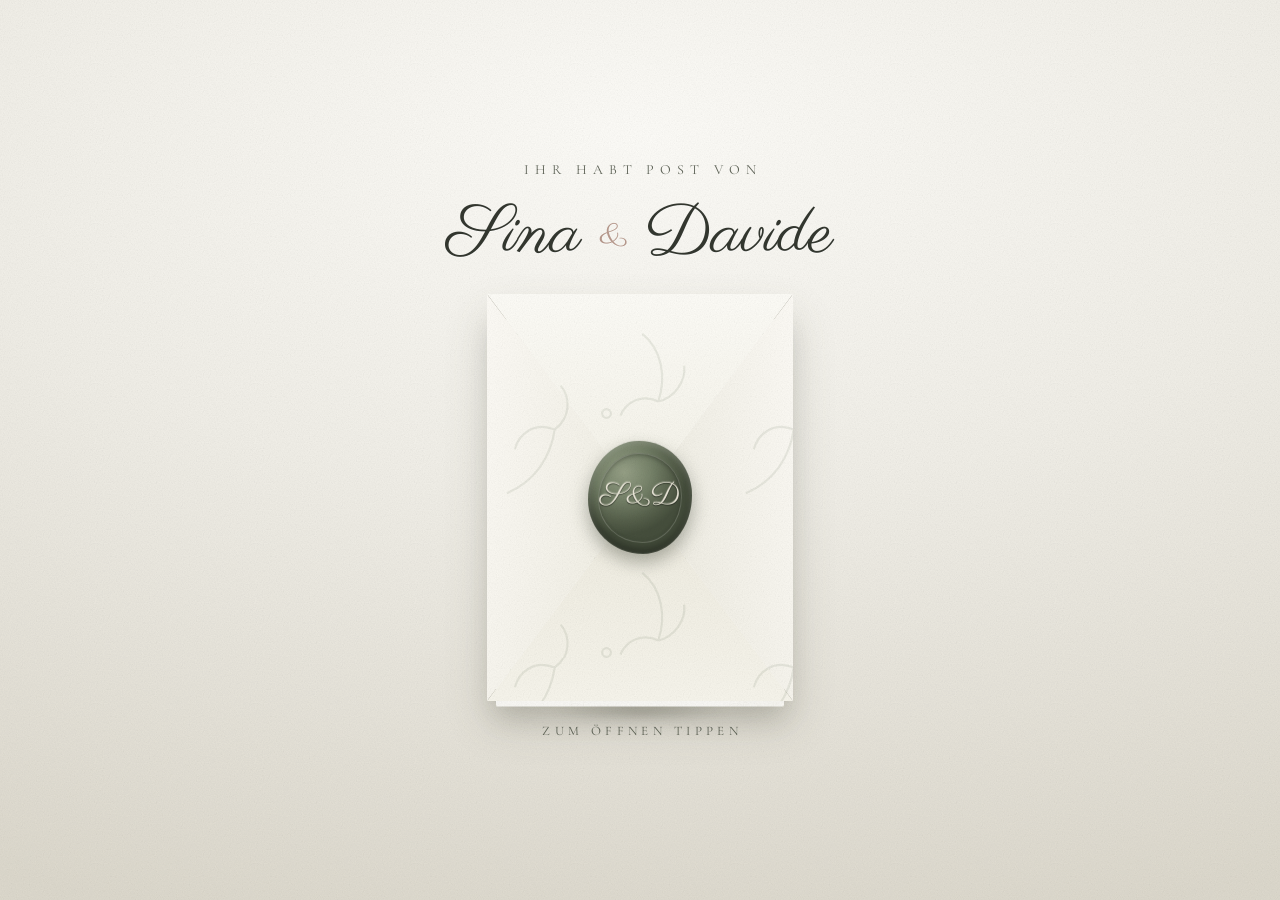
<file: index.html>
<!DOCTYPE html>
<html lang="de">
<head>
<meta charset="utf-8">
<meta name="viewport" content="width=device-width, initial-scale=1, maximum-scale=5, user-scalable=yes, viewport-fit=cover">
<title>Sina &amp; Davide — Wir trauen uns!</title>
<meta name="description" content="Digitale Einladung zur Hochzeit von Sina &amp; Davide am 29.05.2027.">
<meta name="theme-color" content="#f1efe9">

<link rel="preconnect" href="https://fonts.googleapis.com">
<link rel="preconnect" href="https://fonts.gstatic.com" crossorigin>
<link href="https://fonts.googleapis.com/css2?family=Cormorant+Garamond:wght@300;400;500&family=Parisienne&display=swap" rel="stylesheet">
<link rel="stylesheet" href="css/style.css">
<noscript><style>
  body{ overflow:auto !important; height:auto !important; }
  #cover{ display:none !important; }
  .viewer{ opacity:1 !important; visibility:visible !important; }
</style></noscript>
</head>

<body class="is-sealed">

<div class="grain" aria-hidden="true"></div>

<!-- ============================================================
     1 · UMSCHLAG
     ============================================================ -->
<section id="cover" class="cover">
  <div class="cover__inner">

    <p class="cover__eyebrow" data-cover-eyebrow>Ihr habt Post von</p>

    <h1 class="cover__names">
      <span data-bride>Sina</span>
      <span class="amp">&amp;</span>
      <span data-groom>Davide</span>
    </h1>

    <div class="stage">
      <div class="envelope" id="envelope">
        <div class="env-shadow" aria-hidden="true"></div>
        <div class="env-body" aria-hidden="true"></div>

        <!-- Die echte Karte, die aus dem Umschlag gleitet -->
        <div class="env-card" aria-hidden="true">
          <img class="env-card__img" id="envCardImg" src="" alt="">
          <div class="env-card__veil"></div>
          <div class="env-card__label">
            <span class="env-card__mono" data-monogram>S&amp;D</span>
            <span class="env-card__line"></span>
            <span class="env-card__txt" data-card-label>Wir trauen uns</span>
            <span class="env-card__date" data-date-dotted>29 · 05 · 2027</span>
          </div>
        </div>

        <div class="flap flap--bottom" aria-hidden="true"></div>
        <div class="flap flap--left"   aria-hidden="true"></div>
        <div class="flap flap--right"  aria-hidden="true"></div>
        <div class="flap flap--top"    aria-hidden="true"></div>

        <button class="seal" id="seal" type="button" aria-label="Einladung öffnen">
          <span class="seal__wax">
            <span class="seal__mono" data-monogram>S&amp;D</span>
          </span>
        </button>
      </div>

      <svg class="butterfly" viewBox="0 0 120 100" aria-hidden="true">
        <defs>
          <linearGradient id="wingGrad" x1="0" y1="0" x2="1" y2="1">
            <stop offset="0%"  stop-color="#fdfcf8"/>
            <stop offset="55%" stop-color="#eeeade"/>
            <stop offset="100%" stop-color="#d3d2c2"/>
          </linearGradient>
        </defs>
        <g class="bf-wing bf-wing--l">
          <path d="M58 50C40 8 6 10 6 34c0 20 24 22 52 16Z" fill="url(#wingGrad)" stroke="#9aa38d" stroke-width="1.2"/>
          <path d="M58 52C42 78 16 86 12 70 9 57 30 50 58 52Z" fill="url(#wingGrad)" stroke="#9aa38d" stroke-width="1.2"/>
        </g>
        <g class="bf-wing bf-wing--r">
          <path d="M62 50C80 8 114 10 114 34c0 20-24 22-52 16Z" fill="url(#wingGrad)" stroke="#9aa38d" stroke-width="1.2"/>
          <path d="M62 52C78 78 104 86 108 70c3-13-18-20-46-18Z" fill="url(#wingGrad)" stroke="#9aa38d" stroke-width="1.2"/>
        </g>
        <ellipse cx="60" cy="52" rx="3.2" ry="15" fill="#7b8272"/>
        <path d="M59 38c-5-8-9-11-13-12" stroke="#7b8272" stroke-width="1.2" fill="none" stroke-linecap="round"/>
        <path d="M61 38c5-8 9-11 13-12" stroke="#7b8272" stroke-width="1.2" fill="none" stroke-linecap="round"/>
      </svg>

      <div class="sparks" id="sparks" aria-hidden="true"></div>
    </div>

    <p class="cover__hint" data-cover-hint>Zum Öffnen tippen</p>
  </div>
</section>

<!-- ============================================================
     2 · DIE KARTE
     ============================================================ -->
<main class="viewer" id="viewer" aria-hidden="true">
  <div class="viewer__scroll" id="viewerScroll">
    <img class="viewer__img" id="cardImg" src="" alt="">
  </div>

  <p class="viewer__hint" id="zoomHint">Zum Vergrössern tippen</p>

  <a class="viewer__save" id="saveBtn" href="#" download>
    <svg viewBox="0 0 24 24" aria-hidden="true"><path fill="currentColor" d="M12 3a1 1 0 0 1 1 1v9.6l3.3-3.3a1 1 0 1 1 1.4 1.4l-5 5a1 1 0 0 1-1.4 0l-5-5a1 1 0 1 1 1.4-1.4l3.3 3.3V4a1 1 0 0 1 1-1M4 19a1 1 0 0 1 1-1h14a1 1 0 1 1 0 2H5a1 1 0 0 1-1-1"/></svg>
    <span data-save-label>Karte speichern</span>
  </a>
</main>

<button class="music-btn" id="musicBtn" type="button" hidden aria-label="Musik an/aus">
  <span class="bars"><i></i><i></i><i></i></span>
</button>

<script src="js/config.js"></script>
<script src="js/app.js"></script>
</body>
</html>
</file>
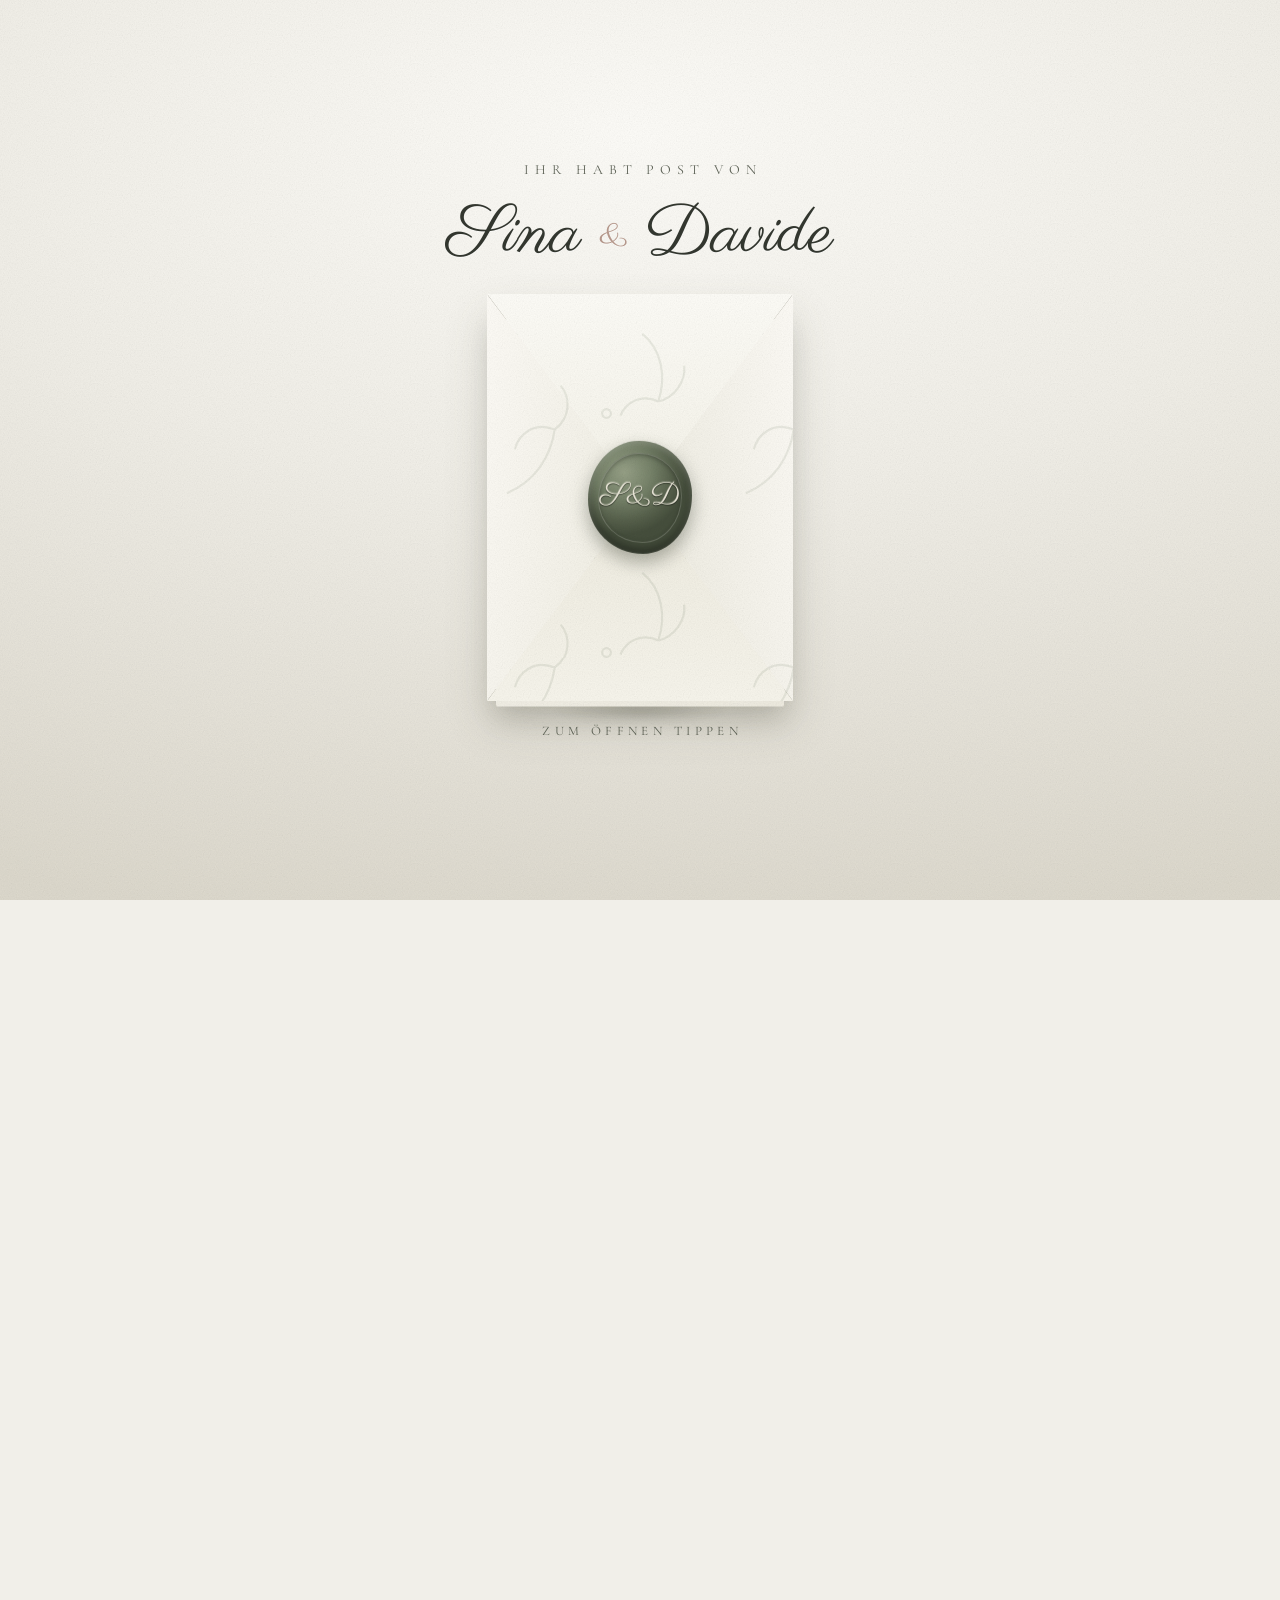
<file: v2/index.html>
<!DOCTYPE html>
<html lang="de">
<head>
<meta charset="utf-8">
<meta name="viewport" content="width=device-width, initial-scale=1, viewport-fit=cover">
<title>Sina &amp; Davide — Wir trauen uns!</title>
<meta name="description" content="Digitale Einladung zur Hochzeit von Sina &amp; Davide am 29.05.2027 in Chur und auf der Lenzerheide.">
<meta name="theme-color" content="#f2f0eb">

<link rel="preconnect" href="https://fonts.googleapis.com">
<link rel="preconnect" href="https://fonts.gstatic.com" crossorigin>
<link href="https://fonts.googleapis.com/css2?family=Cormorant+Garamond:ital,wght@0,300;0,400;0,500;0,600;1,300;1,400&family=Parisienne&display=swap" rel="stylesheet">
<link rel="stylesheet" href="css/style.css">
<noscript><style>
  body{ overflow:auto !important; height:auto !important; }
  #cover{ display:none !important; }
  .invite{ opacity:1 !important; visibility:visible !important; }
  .reveal{ opacity:1 !important; transform:none !important; }
</style></noscript>
</head>

<body class="is-sealed">

<div class="grain" aria-hidden="true"></div>

<!-- ============================================================
     ICON-BIBLIOTHEK (gezeichnete Linien-Illustrationen)
     ============================================================ -->
<svg class="sprite" aria-hidden="true" focusable="false">
  <defs>
    <g id="ico-defaults"></g>
  </defs>

  <!-- Kathedrale -->
  <symbol id="i-church" viewBox="0 0 64 84">
    <g fill="none" stroke="currentColor" stroke-width="1.25" stroke-linecap="round" stroke-linejoin="round">
      <path d="M13 38 19 14l6 24Z"/>
      <path d="M39 38 45 14l6 24Z"/>
      <path d="M19 14V7M16.2 10h5.6"/>
      <path d="M45 14V7M42.2 10h5.6"/>
      <path d="M25 38 32 24l7 14Z"/>
      <path d="M13 38v32M25 38v32M39 38v32M51 38v32"/>
      <circle cx="32" cy="45.5" r="4.4"/>
      <path d="M32 41.1v8.8M27.6 45.5h8.8"/>
      <path d="M27 70V56.5a5 5 0 0 1 10 0V70"/>
      <path d="M32 70v-9"/>
      <path d="M17 52.5v-5.2a2 2 0 0 1 4 0v5.2Z"/>
      <path d="M43 52.5v-5.2a2 2 0 0 1 4 0v5.2Z"/>
      <path d="M9 70h46M6 75h52"/>
    </g>
  </symbol>

  <!-- Kurhaus mit Bergen und Tannen -->
  <symbol id="i-kurhaus" viewBox="0 0 96 66">
    <g fill="none" stroke="currentColor" stroke-width="1.25" stroke-linecap="round" stroke-linejoin="round">
      <path d="M2 46 16 22l8 10 8-12 14 26"/>
      <path d="M11 28.5 16 22l5 6.5"/>
      <path d="M27.5 25 32 20l4.5 5"/>
      <path d="M52 46 68 24l16 22"/>
      <path d="M63 30 68 24l5 6"/>
      <path d="M30 36 48 25l18 11"/>
      <path d="M32 36v22M64 36v22M32 58h32"/>
      <path d="M36 41.5h5.2v5.2H36zM45.4 41.5h5.2v5.2h-5.2zM54.8 41.5H60v5.2h-5.2z"/>
      <path d="M36 50h5.2v4H36zM54.8 50H60v4h-5.2z"/>
      <path d="M45.4 58v-8h5.2v8"/>
      <path d="M18 58v-5M12 53h12L18 38Z"/>
      <path d="M78 58v-5M72 53h12L78 40Z"/>
      <path d="M26 58v-4M21 54h10L26 43Z"/>
      <path d="M4 58h88"/>
    </g>
  </symbol>

  <!-- Herz -->
  <symbol id="i-heart" viewBox="0 0 24 22">
    <path fill="none" stroke="currentColor" stroke-width="1.4" stroke-linecap="round" stroke-linejoin="round"
          d="M12 20.2S2 14.6 2 8.3C2 4.9 4.6 2.6 7.5 2.6c2 0 3.6 1.1 4.5 2.6.9-1.5 2.5-2.6 4.5-2.6C19.4 2.6 22 4.9 22 8.3c0 6.3-10 11.9-10 11.9Z"/>
  </symbol>

  <!-- Sektgläser -->
  <symbol id="i-glasses" viewBox="0 0 48 40">
    <g fill="none" stroke="currentColor" stroke-width="1.3" stroke-linecap="round" stroke-linejoin="round">
      <g transform="rotate(11 15 33)">
        <path d="M8 6h14l-1.8 11.4a5.2 5.2 0 0 1-10.4 0Z"/>
        <path d="M15 22.6V33M10.7 33h8.6"/>
      </g>
      <g transform="rotate(-11 33 33)">
        <path d="M26 6h14l-1.8 11.4a5.2 5.2 0 0 1-10.4 0Z"/>
        <path d="M33 22.6V33M28.7 33h8.6"/>
      </g>
      <path d="M24 3.5v3M20.6 5.6 22 7.7M27.4 5.6 26 7.7"/>
    </g>
  </symbol>

  <!-- Geschenk -->
  <symbol id="i-gift" viewBox="0 0 24 24">
    <g fill="none" stroke="currentColor" stroke-width="1.3" stroke-linecap="round" stroke-linejoin="round">
      <path d="M3.6 9.8h16.8v10.9a1.2 1.2 0 0 1-1.2 1.2H4.8a1.2 1.2 0 0 1-1.2-1.2Z"/>
      <path d="M2.6 6.2h18.8v3.6H2.6Z"/>
      <path d="M12 6.2v15.7"/>
      <path d="M12 6.2C10.8 3.4 6.7 2.8 6.7 4.9c0 1.3 1.8 1.3 5.3 1.3Z"/>
      <path d="M12 6.2c1.2-2.8 5.3-3.4 5.3-1.3 0 1.3-1.8 1.3-5.3 1.3Z"/>
    </g>
  </symbol>

  <!-- Bett -->
  <symbol id="i-bed" viewBox="0 0 28 24">
    <g fill="none" stroke="currentColor" stroke-width="1.3" stroke-linecap="round" stroke-linejoin="round">
      <path d="M4 21V8.5"/>
      <path d="M24 21v-6"/>
      <path d="M4 15.2h20"/>
      <path d="M4 18.6h20"/>
      <path d="M6.6 15.2v-3.4a1.4 1.4 0 0 1 1.4-1.4h3.6a1.4 1.4 0 0 1 1.4 1.4v3.4"/>
      <path d="M14.4 15.2c.4-1.9 2-3.2 4-3.2H22a2 2 0 0 1 2 2v1.2"/>
    </g>
  </symbol>

  <!-- Kalender -->
  <symbol id="i-calendar" viewBox="0 0 24 24">
    <g fill="none" stroke="currentColor" stroke-width="1.3" stroke-linecap="round" stroke-linejoin="round">
      <rect x="2.7" y="5.6" width="18.6" height="15.7" rx="1.4"/>
      <path d="M2.7 10.6h18.6"/>
      <path d="M8 3.2v4.6M16 3.2v4.6"/>
      <path d="M12 18.8s-3.2-2-3.2-4c0-1.2 1-2 2-2 .5 0 .9.2 1.2.6.3-.4.7-.6 1.2-.6 1 0 2 .8 2 2 0 2-3.2 4-3.2 4Z"/>
    </g>
  </symbol>

  <!-- Zweig -->
  <symbol id="i-sprig" viewBox="0 0 64 22">
    <g fill="none" stroke="currentColor" stroke-width="1" stroke-linecap="round">
      <path d="M4 18C18 18 36 14 60 4"/>
      <ellipse cx="13" cy="14.8" rx="5" ry="2.4" transform="rotate(-22 13 14.8)"/>
      <ellipse cx="21" cy="19.4" rx="5" ry="2.4" transform="rotate(22 21 19.4)"/>
      <ellipse cx="28.5" cy="12.4" rx="5" ry="2.4" transform="rotate(-26 28.5 12.4)"/>
      <ellipse cx="36.5" cy="16.6" rx="5" ry="2.4" transform="rotate(22 36.5 16.6)"/>
      <ellipse cx="44" cy="9.4" rx="4.6" ry="2.2" transform="rotate(-30 44 9.4)"/>
      <ellipse cx="51.5" cy="12.6" rx="4.6" ry="2.2" transform="rotate(20 51.5 12.6)"/>
    </g>
  </symbol>
</svg>

<!-- ============================================================
     1 · UMSCHLAG (Startbildschirm)
     ============================================================ -->
<section id="cover" class="cover">
  <div class="cover__inner">

    <p class="cover__eyebrow" data-cover-eyebrow>Ihr habt Post von</p>

    <h1 class="cover__names">
      <span data-bride>Sina</span>
      <span class="amp">&amp;</span>
      <span data-groom>Davide</span>
    </h1>

    <div class="stage">
      <div class="envelope" id="envelope">
        <div class="env-shadow" aria-hidden="true"></div>
        <div class="env-body" aria-hidden="true"></div>

        <div class="env-card" aria-hidden="true">
          <div class="env-card__frame">
            <span class="env-card__mono" data-monogram>S&amp;D</span>
            <span class="env-card__line"></span>
            <span class="env-card__txt">Wir trauen uns</span>
            <span class="env-card__date" data-date-dotted>29 · 05 · 2027</span>
          </div>
        </div>

        <div class="flap flap--bottom" aria-hidden="true"></div>
        <div class="flap flap--left"   aria-hidden="true"></div>
        <div class="flap flap--right"  aria-hidden="true"></div>
        <div class="flap flap--top"    aria-hidden="true"></div>

        <button class="seal" id="seal" type="button" aria-label="Einladung öffnen">
          <span class="seal__wax">
            <span class="seal__mono" data-monogram>S&amp;D</span>
          </span>
        </button>
      </div>

      <svg class="butterfly" viewBox="0 0 120 100" aria-hidden="true">
        <defs>
          <linearGradient id="wingGrad" x1="0" y1="0" x2="1" y2="1">
            <stop offset="0%"  stop-color="#fdfcf8"/>
            <stop offset="55%" stop-color="#eeeade"/>
            <stop offset="100%" stop-color="#d3d2c2"/>
          </linearGradient>
        </defs>
        <g class="bf-wing bf-wing--l">
          <path d="M58 50C40 8 6 10 6 34c0 20 24 22 52 16Z" fill="url(#wingGrad)" stroke="#9aa38d" stroke-width="1.2"/>
          <path d="M58 52C42 78 16 86 12 70 9 57 30 50 58 52Z" fill="url(#wingGrad)" stroke="#9aa38d" stroke-width="1.2"/>
        </g>
        <g class="bf-wing bf-wing--r">
          <path d="M62 50C80 8 114 10 114 34c0 20-24 22-52 16Z" fill="url(#wingGrad)" stroke="#9aa38d" stroke-width="1.2"/>
          <path d="M62 52C78 78 104 86 108 70c3-13-18-20-46-18Z" fill="url(#wingGrad)" stroke="#9aa38d" stroke-width="1.2"/>
        </g>
        <ellipse cx="60" cy="52" rx="3.2" ry="15" fill="#7b8272"/>
        <path d="M59 38c-5-8-9-11-13-12" stroke="#7b8272" stroke-width="1.2" fill="none" stroke-linecap="round"/>
        <path d="M61 38c5-8 9-11 13-12" stroke="#7b8272" stroke-width="1.2" fill="none" stroke-linecap="round"/>
      </svg>

      <div class="sparks" id="sparks" aria-hidden="true"></div>
    </div>

    <p class="cover__hint" data-cover-hint>Zum Öffnen tippen</p>
  </div>
</section>

<!-- ============================================================
     2 · EINLADUNG
     ============================================================ -->
<main id="invite" class="invite" aria-hidden="true">

  <!-- HERO -->
  <header class="hero section">
    <div class="reveal">
      <p class="script-xl" data-headline>Wir trauen uns!</p>

      <svg class="icon icon--heart-sm" viewBox="0 0 24 22" aria-hidden="true"><use href="#i-heart"/></svg>

      <h1 class="names">
        <span data-bride>Sina</span><span class="amp">&amp;</span><span data-groom>Davide</span>
      </h1>

      <p class="eyebrow" data-date-intro>Wir heiraten am</p>
      <p class="bigdate" data-date-label>29.05.2027</p>

      <div class="ornament" aria-hidden="true">
        <span class="ornament__line"></span>
        <svg class="icon icon--sprig flip" viewBox="0 0 64 22"><use href="#i-sprig"/></svg>
        <svg class="icon icon--heart-xs" viewBox="0 0 24 22"><use href="#i-heart"/></svg>
        <svg class="icon icon--sprig" viewBox="0 0 64 22"><use href="#i-sprig"/></svg>
        <span class="ornament__line"></span>
      </div>
    </div>
    <div class="scroll-cue" aria-hidden="true"><span></span></div>
  </header>

  <!-- ORTE -->
  <section class="section section--tight">
    <div class="reveal">
      <div class="venues" id="venues"></div>
    </div>
  </section>

  <!-- ZITAT -->
  <section class="section section--tight">
    <div class="reveal">
      <div class="quote-row">
        <svg class="icon icon--sprig flip" viewBox="0 0 64 22" aria-hidden="true"><use href="#i-sprig"/></svg>
        <p class="quote" data-quote></p>
        <svg class="icon icon--sprig" viewBox="0 0 64 22" aria-hidden="true"><use href="#i-sprig"/></svg>
      </div>
    </div>
  </section>

  <!-- COUNTDOWN -->
  <section class="section section--tight">
    <div class="reveal">
      <p class="eyebrow">Nur noch</p>
      <div class="countdown" id="countdown">
        <div class="cd"><b data-cd="d">–</b><i>Tage</i></div>
        <div class="cd"><b data-cd="h">–</b><i>Stunden</i></div>
        <div class="cd"><b data-cd="m">–</b><i>Minuten</i></div>
        <div class="cd"><b data-cd="s">–</b><i>Sekunden</i></div>
      </div>
    </div>
  </section>

  <!-- HERZENSMENSCHEN / ABEND -->
  <section class="section">
    <div class="reveal">
      <div class="notes" id="notes"></div>
    </div>
  </section>

  <!-- GESCHENKE -->
  <section class="section section--tight">
    <div class="reveal">
      <div class="block" id="gift"></div>
    </div>
  </section>

  <!-- ÜBERNACHTUNG -->
  <section class="section section--tight">
    <div class="reveal">
      <div class="block block--brush" id="stay"></div>
    </div>
  </section>

  <!-- ZUSAGE -->
  <section class="section">
    <div class="reveal">
      <div class="block" id="rsvpText"></div>
      <div class="rsvp__actions">
        <a class="btn btn--wa" id="rsvpWa" href="#" target="_blank" rel="noopener">
          <svg viewBox="0 0 24 24" aria-hidden="true" class="ico"><path fill="currentColor" d="M12 2a10 10 0 0 0-8.6 15.1L2 22l5-1.3A10 10 0 1 0 12 2m0 1.8a8.2 8.2 0 1 1-4.2 15.2l-.3-.2-3 .8.8-2.9-.2-.3A8.2 8.2 0 0 1 12 3.8m-3.6 4c-.2 0-.5.1-.7.4s-.9.9-.9 2.2.9 2.6 1 2.8 1.8 2.9 4.5 4c2.2.9 2.6.7 3.1.7s1.6-.7 1.9-1.3.3-1.2.2-1.3-.3-.2-.6-.3l-2-1c-.3-.1-.5-.2-.7.1l-.7.9c-.1.2-.3.2-.5.1a6.7 6.7 0 0 1-3.3-2.9c-.2-.4 0-.5.2-.7l.4-.5.3-.5v-.5l-.9-2.1c-.2-.5-.4-.4-.6-.4z"/></svg>
          Per WhatsApp zusagen
        </a>
        <a class="btn btn--mail" id="rsvpMail" href="#">
          <svg viewBox="0 0 24 24" aria-hidden="true" class="ico"><path fill="currentColor" d="M3 5h18a1 1 0 0 1 1 1v12a1 1 0 0 1-1 1H3a1 1 0 0 1-1-1V6a1 1 0 0 1 1-1m1.4 2L12 12.3 19.6 7zM20 8.6l-7.4 5.2a1 1 0 0 1-1.2 0L4 8.6V17h16z"/></svg>
          Per E-Mail zusagen
        </a>
      </div>
    </div>
  </section>

  <!-- ABSCHLUSS -->
  <footer class="foot">
    <div class="reveal">
      <svg class="icon icon--heart-sm" viewBox="0 0 24 22" aria-hidden="true"><use href="#i-heart"/></svg>
      <p class="foot__closing" data-closing></p>
      <p class="foot__sig" data-signature>In Liebe,</p>
      <p class="foot__script">
        <span data-bride>Sina</span> <span class="amp">&amp;</span> <span data-groom>Davide</span>
        <svg class="icon icon--heart-xs" viewBox="0 0 24 22" aria-hidden="true"><use href="#i-heart"/></svg>
      </p>
    </div>
  </footer>
</main>

<button class="music-btn" id="musicBtn" type="button" hidden aria-label="Musik an/aus">
  <span class="bars"><i></i><i></i><i></i></span>
</button>

<script src="js/config.js"></script>
<script src="js/app.js"></script>
</body>
</html>
</file>
<file: css/style.css>
/* =============================================================
   Sina & Davide — Version 2
   Umschlag wie gehabt, danach die Einladungskarte als Bild
   ============================================================= */

:root{
  --paper:      #f1efe9;
  --paper-2:    #faf9f5;
  --ink:        #33372f;
  --ink-soft:   #5e6357;
  --sage:       #7e8b72;
  --sage-deep:  #67735b;
  --rose:       #b89a8d;

  --env-1: #fbf9f3;
  --env-2: #efece1;
  --env-3: #ded9c9;
  --wax:    #77836a;
  --wax-hi: #96a086;
  --wax-lo: #56604b;

  --font-serif:  'Cormorant Garamond', 'Times New Roman', serif;
  --font-script: 'Parisienne', 'Snell Roundhand', cursive;

  --ease-soft: cubic-bezier(.22,.61,.36,1);
  --ease-out:  cubic-bezier(.16,1,.3,1);

  --env-w: 300px;
  --env-h: 400px;
}

*,*::before,*::after{ box-sizing:border-box; }
html{ -webkit-text-size-adjust:100%; }

body{
  margin:0;
  min-height:100svh;
  font-family:var(--font-serif);
  color:var(--ink);
  background:
    radial-gradient(120% 80% at 50% 0%,   #fcfbf7 0%, transparent 60%),
    radial-gradient(100% 70% at 50% 100%, #e4e1d6 0%, transparent 55%),
    var(--paper);
  background-attachment:fixed;
  overflow-x:hidden;
}
body.is-sealed{ overflow:hidden; height:100svh; }

img,svg{ display:block; max-width:100%; }

.grain{
  position:fixed; inset:0; z-index:9000; pointer-events:none;
  opacity:.3; mix-blend-mode:multiply;
  background-image:url("data:image/svg+xml;utf8,<svg xmlns='http://www.w3.org/2000/svg' width='160' height='160'><filter id='n'><feTurbulence type='fractalNoise' baseFrequency='.85' numOctaves='3'/><feColorMatrix type='saturate' values='0'/></filter><rect width='160' height='160' filter='url(%23n)' opacity='.5'/></svg>");
}

/* =============================================================
   1 · UMSCHLAG
   ============================================================= */
.cover{
  position:fixed; inset:0; z-index:100;
  display:grid; place-items:center;
  overflow:hidden;
  padding:max(20px, env(safe-area-inset-top)) 20px max(20px, env(safe-area-inset-bottom));
  background:radial-gradient(120% 90% at 50% 15%, #fdfcf8 0%, #f1efe8 45%, #ddd9cd 100%);
  transition:opacity 1s var(--ease-soft), filter 1s var(--ease-soft);
}
.cover__inner{
  display:flex; flex-direction:column; align-items:center;
  gap:clamp(10px,2.5vh,26px);
  text-align:center;
  animation:fadeUp 1.4s var(--ease-out) both;
}
.cover__eyebrow{
  margin:0;
  font-size:clamp(11px,3vw,14px);
  letter-spacing:.42em; text-transform:uppercase;
  color:var(--ink-soft); padding-left:.42em;
}
.cover__names{
  margin:0;
  font-family:var(--font-script); font-weight:400;
  font-size:clamp(40px,11vw,68px); line-height:1.05;
  display:flex; flex-direction:column;
  text-shadow:0 1px 0 rgba(255,255,255,.6);
}
.cover__names .amp{ font-size:.52em; color:var(--rose); margin:-.18em 0; }
.cover__hint{
  margin:0;
  font-size:clamp(11px,3vw,13px);
  letter-spacing:.34em; text-transform:uppercase;
  color:var(--ink-soft); padding-left:.34em;
  animation:pulse 2.6s ease-in-out infinite;
}

.stage{
  position:relative;
  width:var(--env-w); height:var(--env-h);
  perspective:1400px; perspective-origin:50% 45%;
}
.envelope{
  position:absolute; inset:0;
  transform-style:preserve-3d;
  animation:float 7s ease-in-out infinite;
  cursor:pointer;
}
.env-shadow{
  position:absolute; left:8%; right:8%; bottom:-26px; height:34px;
  background:radial-gradient(50% 50% at 50% 50%, rgba(70,72,58,.28), transparent 70%);
  filter:blur(4px); transition:opacity .8s ease;
}
.env-body{
  position:absolute; inset:0; border-radius:3px;
  background:linear-gradient(180deg,#9a9585 0%,#b5b0a0 14%,#cac5b4 45%,#b3ae9d 100%);
  box-shadow:
    inset 0 14px 26px rgba(60,60,48,.42),
    inset 0 -8px 18px rgba(60,60,48,.28),
    0 22px 44px rgba(80,80,64,.20);
}

/* Karte im Umschlag — zeigt die echte Einladung */
.env-card{
  position:absolute; left:3%; top:2.5%;
  width:94%; height:95%;
  border-radius:2px; overflow:hidden;
  background:linear-gradient(165deg,#fefdfa 0%,#f7f5ee 55%,#eeebe0 100%);
  box-shadow:0 10px 26px rgba(80,80,64,.20);
  transform:translateY(4%);
  transition:transform 1.5s var(--ease-out);
  z-index:2;
}
.env-card__img{
  position:absolute; inset:0;
  width:100%; height:100%;
  object-fit:cover; object-position:50% 0;
}
.env-card__veil{
  position:absolute; inset:0;
  background:linear-gradient(180deg,rgba(250,249,245,.86),rgba(250,249,245,.94));
  transition:opacity 1s var(--ease-soft);
}
.env-card__label{
  position:absolute; inset:14px;
  border:1px solid rgba(126,139,114,.5);
  display:flex; flex-direction:column; align-items:center; justify-content:center; gap:10px;
  transition:opacity .8s ease;
}
.env-card__mono{ font-family:var(--font-script); font-size:34px; color:var(--sage-deep); }
.env-card__line{ width:52px; height:1px; background:rgba(126,139,114,.55); }
.env-card__txt{
  font-size:12px; letter-spacing:.34em; text-transform:uppercase;
  color:var(--ink-soft); padding-left:.34em;
}
.env-card__date{ font-size:13px; letter-spacing:.2em; color:var(--sage-deep); }

.flap{
  position:absolute; inset:0;
  background:linear-gradient(150deg,var(--env-1) 0%,var(--env-2) 45%,var(--env-3) 100%);
  filter:drop-shadow(0 1px 1px rgba(90,90,72,.28)) drop-shadow(0 0 1px rgba(90,90,72,.5));
  transition:transform 1.15s var(--ease-soft);
  z-index:3;
}
.flap--top{
  clip-path:polygon(0 0,100% 0,50% 50%); transform-origin:50% 0; z-index:6;
  background:linear-gradient(180deg,#fdfcf7 0%,#f3f1e6 62%,#dbd7c8 100%);
}
.flap--bottom{
  clip-path:polygon(0 100%,100% 100%,50% 50%); transform-origin:50% 100%; z-index:3;
  background:linear-gradient(0deg,#f7f5ec 0%,#ebe8db 72%,#d7d3c2 100%);
}
.flap--left{
  clip-path:polygon(0 0,0 100%,50% 50%); transform-origin:0 50%; z-index:4;
  background:linear-gradient(100deg,#fdfbf6 0%,#f0eee3 55%,#e0dccc 100%);
}
.flap--right{
  clip-path:polygon(100% 0,100% 100%,50% 50%); transform-origin:100% 50%; z-index:4;
  background:linear-gradient(260deg,#fdfbf6 0%,#edebe0 55%,#dcd8c8 100%);
}
.flap::after{
  content:''; position:absolute; inset:0;
  background-image:url("data:image/svg+xml;utf8,<svg xmlns='http://www.w3.org/2000/svg' width='120' height='120' viewBox='0 0 120 120'><g fill='none' stroke='%238e9a83' stroke-width='1.1' opacity='.5'><path d='M10 100c14-6 22-18 24-32M34 68c-10-4-18 2-20 10M34 68c8-6 8-16 3-22'/><path d='M78 20c10 8 12 22 8 34M86 54c8-2 14-10 13-18M86 54c-8-4-16 0-19 7'/><circle cx='60' cy='60' r='2.2'/><path d='M100 96c-8-2-16 2-20 8'/></g></svg>");
  background-size:78% auto;
  opacity:.32; mix-blend-mode:multiply; pointer-events:none;
}

.seal{
  position:absolute; left:50%; top:50%;
  width:34%; aspect-ratio:1/1.08;
  margin:0; padding:0; border:0; background:none;
  transform:translate(-50%,-50%);
  z-index:7; cursor:pointer;
  -webkit-tap-highlight-color:transparent;
  transition:transform .5s var(--ease-soft), opacity .6s ease;
}
.seal__wax{
  position:absolute; inset:0; display:grid; place-items:center;
  border-radius:49% 51% 47% 53% / 52% 48% 52% 48%;
  background:radial-gradient(60% 55% at 35% 28%, var(--wax-hi) 0%, var(--wax) 42%, var(--wax-lo) 78%, #454e3c 100%);
  box-shadow:
    inset 0 3px 6px rgba(240,245,230,.28),
    inset 0 -5px 10px rgba(0,0,0,.40),
    0 8px 18px rgba(60,66,50,.40);
  animation:sealBreathe 4.5s ease-in-out infinite;
}
.seal__wax::before{
  content:''; position:absolute; inset:10%; border-radius:inherit;
  box-shadow:inset 0 0 0 1px rgba(240,245,230,.22), inset 0 2px 5px rgba(0,0,0,.32);
}
.seal__mono{
  position:relative;
  font-family:var(--font-script);
  font-size:clamp(20px,7vw,30px);
  color:#eae7d8;
  text-shadow:0 1px 1px rgba(0,0,0,.5), 0 -1px 0 rgba(255,255,240,.2);
  transform:translateY(-2px);
}

.sparks{ position:absolute; inset:-40% -30%; pointer-events:none; z-index:8; }
.spark{
  position:absolute; width:5px; height:5px; border-radius:50%;
  background:radial-gradient(circle,#f2f0e2 0%, rgba(150,160,134,.7) 45%, transparent 70%);
  opacity:0;
}

.butterfly{
  position:absolute; left:50%; top:50%;
  width:88px; margin:-44px 0 0 -44px;
  opacity:0; z-index:9; pointer-events:none;
  transform-style:preserve-3d;
  filter:drop-shadow(0 6px 10px rgba(80,84,66,.25));
}
.bf-wing{ transform-box:fill-box; transform-origin:right center; }
.bf-wing--r{ transform-origin:left center; }

/* Öffnungs-Sequenz */
body.is-opening .seal{ animation:sealBreak 1s var(--ease-soft) forwards; }
body.is-opening .seal__wax{ animation:none; }
body.is-opening .cover__hint{ opacity:0; transition:opacity .4s ease; }
body.is-opening .env-shadow{ opacity:0; }

body.is-opening .flap--top   { transform:rotateX(-172deg); transition-delay:.42s; }
body.is-opening .flap--left  { transform:rotateY( 170deg); transition-delay:.60s; }
body.is-opening .flap--right { transform:rotateY(-170deg); transition-delay:.60s; }
body.is-opening .flap--bottom{ transform:rotateX( 168deg); transition-delay:.72s; }

body.is-opening .env-card{
  transform:translateY(-92%) scale(1.06);
  transition-delay:1.05s;
  box-shadow:0 26px 60px rgba(80,80,64,.28);
}
/* Beim Herausgleiten wird die echte Karte sichtbar */
body.is-opening .env-card__veil,
body.is-opening .env-card__label{ opacity:0; transition-delay:1.25s; }

body.is-opening .butterfly{ animation:flyOut 2.6s var(--ease-out) .95s forwards; }
body.is-opening .bf-wing--l{ animation:flapL .16s ease-in-out .95s 16; }
body.is-opening .bf-wing--r{ animation:flapR .16s ease-in-out .95s 16; }
body.is-opening .cover__names,
body.is-opening .cover__eyebrow{
  opacity:0; transform:translateY(-14px);
  transition:opacity .8s ease .9s, transform .8s var(--ease-soft) .9s;
}
body.is-open .cover{ opacity:0; filter:blur(6px); pointer-events:none; }

/* =============================================================
   2 · KARTEN-VIEWER
   ============================================================= */
.viewer{
  position:fixed; inset:0; z-index:50;
  opacity:0; visibility:hidden;
  transition:opacity 1.1s var(--ease-soft);
}
body.is-open .viewer{ opacity:1; visibility:visible; }

.viewer__scroll{
  position:absolute; inset:0;
  overflow:auto;
  -webkit-overflow-scrolling:touch;
  overscroll-behavior:contain;
  display:flex; align-items:center; justify-content:center;
  padding:clamp(14px,2.5vh,26px) clamp(10px,2.5vw,26px) 64px;
}

.viewer__img{
  display:block;
  width:auto; height:auto;
  max-width:100%; max-height:100%;
  object-fit:contain;
  border-radius:2px;
  box-shadow:0 18px 50px rgba(70,72,58,.22);
  cursor:zoom-in;
  transform:scale(.965);
  opacity:0;
  transition:transform 1.1s var(--ease-out), opacity 1.1s var(--ease-out);
}
body.is-open .viewer__img{ transform:none; opacity:1; }

/* gezoomt: Bild wird breiter als der Bildschirm, Container scrollt */
body.is-zoomed .viewer__scroll{ display:block; padding:0; }
body.is-zoomed .viewer__img{
  width:var(--zoom-w,200%);
  max-width:none; max-height:none;
  border-radius:0;
  box-shadow:none;
  cursor:zoom-out;
  transition:none;
}
body.is-zoomed .viewer__hint{ opacity:0; pointer-events:none; }

.viewer__hint{
  position:absolute; left:50%; bottom:calc(16px + env(safe-area-inset-bottom));
  transform:translateX(-50%);
  margin:0; padding:7px 16px;
  border-radius:999px;
  background:rgba(250,249,245,.82);
  backdrop-filter:blur(6px);
  border:1px solid rgba(126,139,114,.3);
  font-size:10px; letter-spacing:.24em; text-transform:uppercase;
  color:var(--ink-soft); padding-left:calc(16px + .24em);
  white-space:nowrap;
  opacity:0;
  transition:opacity .6s ease;
  pointer-events:none;
}
body.is-open .viewer__hint{ opacity:1; animation:hintFade 1s ease 6s forwards; }

.viewer__save{
  position:absolute; right:14px; top:calc(14px + env(safe-area-inset-top));
  display:inline-flex; align-items:center; gap:8px;
  padding:9px 14px 9px 12px;
  border-radius:999px;
  background:rgba(250,249,245,.85);
  backdrop-filter:blur(6px);
  border:1px solid rgba(126,139,114,.32);
  color:var(--ink-soft); text-decoration:none;
  font-size:10px; letter-spacing:.2em; text-transform:uppercase;
  box-shadow:0 6px 16px rgba(80,84,66,.12);
  opacity:0; transition:opacity .6s ease .4s, color .3s ease, border-color .3s ease;
}
body.is-open .viewer__save{ opacity:1; }
.viewer__save:hover{ color:var(--ink); border-color:rgba(126,139,114,.6); }
.viewer__save svg{ width:15px; height:15px; flex:0 0 auto; }
body.is-zoomed .viewer__save{ opacity:.35; }

/* --- Musik --- */
.music-btn{
  position:fixed; right:16px; bottom:calc(16px + env(safe-area-inset-bottom));
  z-index:8000; width:44px; height:44px; border-radius:50%;
  border:1px solid rgba(126,139,114,.4);
  background:rgba(252,251,247,.85); backdrop-filter:blur(6px);
  display:grid; place-items:center; cursor:pointer;
  opacity:0; pointer-events:none; transition:opacity .6s ease;
}
body.is-open .music-btn:not([hidden]){ opacity:1; pointer-events:auto; }
.bars{ display:flex; align-items:flex-end; gap:3px; height:15px; }
.bars i{ width:2px; height:5px; background:var(--sage-deep); display:block; }
.music-btn.playing .bars i{ animation:bars .9s ease-in-out infinite; }
.music-btn.playing .bars i:nth-child(2){ animation-delay:.15s; }
.music-btn.playing .bars i:nth-child(3){ animation-delay:.3s; }

/* =============================================================
   Keyframes
   ============================================================= */
@keyframes fadeUp{ from{ opacity:0; transform:translateY(18px);} to{ opacity:1; transform:none; } }
@keyframes pulse{ 0%,100%{ opacity:.45; } 50%{ opacity:1; } }
@keyframes hintFade{ to{ opacity:0; } }
@keyframes float{ 0%,100%{ transform:translateY(0) rotateZ(0); } 50%{ transform:translateY(-9px) rotateZ(.35deg); } }
@keyframes sealBreathe{ 0%,100%{ transform:scale(1); } 50%{ transform:scale(1.035); } }
@keyframes sealBreak{
  0%   { transform:translate(-50%,-50%) scale(1)    rotate(0);     opacity:1; }
  30%  { transform:translate(-50%,-50%) scale(1.14) rotate(-4deg); opacity:1; }
  45%  { transform:translate(-50%,-50%) scale(1.02) rotate(3deg);  opacity:1; }
  100% { transform:translate(-50%,10%)  scale(.72)  rotate(24deg); opacity:0; }
}
@keyframes flyOut{
  0%   { opacity:0; transform:translate(0,0) scale(.35) rotate(0); }
  12%  { opacity:1; }
  35%  { transform:translate(-58px,-150px) scale(.8)  rotate(-16deg); }
  60%  { transform:translate(46px,-290px)  scale(1)   rotate(12deg); }
  85%  { opacity:.9; transform:translate(-30px,-420px) scale(1.05) rotate(-8deg); }
  100% { opacity:0; transform:translate(20px,-540px) scale(1.1) rotate(6deg); }
}
@keyframes flapL{ 0%,100%{ transform:rotateY(0); } 50%{ transform:rotateY(72deg); } }
@keyframes flapR{ 0%,100%{ transform:rotateY(0); } 50%{ transform:rotateY(-72deg); } }
@keyframes sparkFly{
  0%   { opacity:0; transform:translate(0,0) scale(.4); }
  15%  { opacity:1; }
  100% { opacity:0; transform:translate(var(--dx),var(--dy)) scale(1.1); }
}
@keyframes bars{ 0%,100%{ height:5px; } 50%{ height:15px; } }

@media (min-width:700px){
  .cover__names{ flex-direction:row; align-items:center; gap:18px; }
  .cover__names .amp{ margin:0; }
}

@media (prefers-reduced-motion:reduce){
  *,*::before,*::after{
    animation-duration:.01ms !important; animation-iteration-count:1 !important;
    transition-duration:.15s !important;
  }
}
</file>
<file: v2/css/style.css>
/* =============================================================
   Sina & Davide — Digitale Hochzeitseinladung
   Farbwelt der gedruckten Karte: Salbei, Rosé-Taupe, Greige
   ============================================================= */

:root{
  --paper:      #f1efe9;
  --paper-2:    #faf9f5;
  --paper-3:    #e6e3da;

  --ink:        #33372f;
  --ink-soft:   #5e6357;

  --sage:       #7e8b72;
  --sage-deep:  #67735b;
  --rose:       #b89a8d;
  --rose-deep:  #a8867a;

  /* Umschlag / Wachssiegel */
  --env-1:      #fbf9f3;
  --env-2:      #efece1;
  --env-3:      #ded9c9;
  --wax:        #77836a;
  --wax-hi:     #96a086;
  --wax-lo:     #56604b;

  --font-serif:  'Cormorant Garamond', 'Times New Roman', serif;
  --font-script: 'Parisienne', 'Snell Roundhand', cursive;

  --ease-soft: cubic-bezier(.22,.61,.36,1);
  --ease-out:  cubic-bezier(.16,1,.3,1);

  --env-w: 300px;
  --env-h: 400px;
}

*,*::before,*::after{ box-sizing:border-box; }
html{ -webkit-text-size-adjust:100%; }

body{
  margin:0;
  min-height:100svh;
  font-family:var(--font-serif);
  color:var(--ink);
  background:
    radial-gradient(120% 80% at 50% 0%,   #fcfbf7 0%, transparent 60%),
    radial-gradient(100% 70% at 50% 100%, #e4e1d6 0%, transparent 55%),
    var(--paper);
  background-attachment:fixed;
  overflow-x:hidden;
}
body.is-sealed{ overflow:hidden; height:100svh; }

img,svg{ display:block; max-width:100%; }

.sprite{ position:absolute; width:0; height:0; overflow:hidden; }

.grain{
  position:fixed; inset:0; z-index:9000; pointer-events:none;
  opacity:.3; mix-blend-mode:multiply;
  background-image:url("data:image/svg+xml;utf8,<svg xmlns='http://www.w3.org/2000/svg' width='160' height='160'><filter id='n'><feTurbulence type='fractalNoise' baseFrequency='.85' numOctaves='3'/><feColorMatrix type='saturate' values='0'/></filter><rect width='160' height='160' filter='url(%23n)' opacity='.5'/></svg>");
}

/* -------------------------------------------------------------
   Icons
   ------------------------------------------------------------- */
.icon{ display:block; color:var(--sage); }
.icon.flip{ transform:scaleX(-1); }

.icon--church  { width:clamp(84px,22vw,110px);  aspect-ratio:64/84;  color:var(--ink-soft); margin:0 auto 16px; }
.icon--kurhaus { width:clamp(112px,30vw,150px); aspect-ratio:96/66;  color:var(--ink-soft); margin:0 auto 16px; }
.icon--note    { width:34px; aspect-ratio:1/1;  color:var(--rose);   margin:0 auto 16px; }
.icon--note.i-glasses{ aspect-ratio:48/40; width:46px; }
.icon--block   { width:40px; flex:0 0 40px; color:var(--rose); margin-top:4px; }
.icon--heart-sm{ width:20px; aspect-ratio:24/22; color:var(--rose); margin:0 auto; }
.icon--heart-xs{ width:13px; aspect-ratio:24/22; color:var(--rose); display:inline-block; }
.icon--sprig   { width:clamp(44px,12vw,62px); aspect-ratio:64/22; color:var(--sage); opacity:.75; }

/* =============================================================
   1 · UMSCHLAG
   ============================================================= */
.cover{
  position:fixed; inset:0; z-index:100;
  display:grid; place-items:center;
  overflow:hidden;
  padding:max(20px, env(safe-area-inset-top)) 20px max(20px, env(safe-area-inset-bottom));
  background:radial-gradient(120% 90% at 50% 15%, #fdfcf8 0%, #f1efe8 45%, #ddd9cd 100%);
  transition:opacity 1s var(--ease-soft), filter 1s var(--ease-soft);
}
.cover__inner{
  display:flex; flex-direction:column; align-items:center;
  gap:clamp(10px,2.5vh,26px);
  text-align:center;
  animation:fadeUp 1.4s var(--ease-out) both;
}
.cover__eyebrow{
  margin:0;
  font-size:clamp(11px,3vw,14px);
  letter-spacing:.42em; text-transform:uppercase;
  color:var(--ink-soft); padding-left:.42em;
}
.cover__names{
  margin:0;
  font-family:var(--font-script); font-weight:400;
  font-size:clamp(40px,11vw,68px); line-height:1.05;
  display:flex; flex-direction:column;
  text-shadow:0 1px 0 rgba(255,255,255,.6);
}
.cover__names .amp{ font-size:.52em; color:var(--rose); margin:-.18em 0; }
.cover__hint{
  margin:0;
  font-size:clamp(11px,3vw,13px);
  letter-spacing:.34em; text-transform:uppercase;
  color:var(--ink-soft); padding-left:.34em;
  animation:pulse 2.6s ease-in-out infinite;
}

.stage{
  position:relative;
  width:var(--env-w); height:var(--env-h);
  perspective:1400px; perspective-origin:50% 45%;
}
.envelope{
  position:absolute; inset:0;
  transform-style:preserve-3d;
  animation:float 7s ease-in-out infinite;
  cursor:pointer;
}
.env-shadow{
  position:absolute; left:8%; right:8%; bottom:-26px; height:34px;
  background:radial-gradient(50% 50% at 50% 50%, rgba(70,72,58,.28), transparent 70%);
  filter:blur(4px); transition:opacity .8s ease;
}
.env-body{
  position:absolute; inset:0; border-radius:3px;
  background:linear-gradient(180deg,#9a9585 0%,#b5b0a0 14%,#cac5b4 45%,#b3ae9d 100%);
  box-shadow:
    inset 0 14px 26px rgba(60,60,48,.42),
    inset 0 -8px 18px rgba(60,60,48,.28),
    0 22px 44px rgba(80,80,64,.20);
}
.env-card{
  position:absolute; left:3%; top:2.5%;
  width:94%; height:95%;
  border-radius:2px;
  background:linear-gradient(165deg,#fefdfa 0%,#f7f5ee 55%,#eeebe0 100%);
  box-shadow:0 10px 26px rgba(80,80,64,.20);
  padding:14px;
  transform:translateY(4%);
  transition:transform 1.5s var(--ease-out);
  z-index:2;
}
.env-card__frame{
  height:100%;
  border:1px solid rgba(126,139,114,.5);
  display:flex; flex-direction:column; align-items:center; justify-content:center; gap:10px;
}
.env-card__mono{ font-family:var(--font-script); font-size:34px; color:var(--sage-deep); }
.env-card__line{ width:52px; height:1px; background:rgba(126,139,114,.55); }
.env-card__txt{
  font-size:12px; letter-spacing:.34em; text-transform:uppercase;
  color:var(--ink-soft); padding-left:.34em;
}
.env-card__date{ font-size:13px; letter-spacing:.2em; color:var(--sage-deep); }

.flap{
  position:absolute; inset:0;
  background:linear-gradient(150deg,var(--env-1) 0%,var(--env-2) 45%,var(--env-3) 100%);
  filter:drop-shadow(0 1px 1px rgba(90,90,72,.28)) drop-shadow(0 0 1px rgba(90,90,72,.5));
  transition:transform 1.15s var(--ease-soft);
  z-index:3;
}
.flap--top{
  clip-path:polygon(0 0,100% 0,50% 50%); transform-origin:50% 0; z-index:6;
  background:linear-gradient(180deg,#fdfcf7 0%,#f3f1e6 62%,#dbd7c8 100%);
}
.flap--bottom{
  clip-path:polygon(0 100%,100% 100%,50% 50%); transform-origin:50% 100%; z-index:3;
  background:linear-gradient(0deg,#f7f5ec 0%,#ebe8db 72%,#d7d3c2 100%);
}
.flap--left{
  clip-path:polygon(0 0,0 100%,50% 50%); transform-origin:0 50%; z-index:4;
  background:linear-gradient(100deg,#fdfbf6 0%,#f0eee3 55%,#e0dccc 100%);
}
.flap--right{
  clip-path:polygon(100% 0,100% 100%,50% 50%); transform-origin:100% 50%; z-index:4;
  background:linear-gradient(260deg,#fdfbf6 0%,#edebe0 55%,#dcd8c8 100%);
}
.flap::after{
  content:''; position:absolute; inset:0;
  background-image:url("data:image/svg+xml;utf8,<svg xmlns='http://www.w3.org/2000/svg' width='120' height='120' viewBox='0 0 120 120'><g fill='none' stroke='%238e9a83' stroke-width='1.1' opacity='.5'><path d='M10 100c14-6 22-18 24-32M34 68c-10-4-18 2-20 10M34 68c8-6 8-16 3-22'/><path d='M78 20c10 8 12 22 8 34M86 54c8-2 14-10 13-18M86 54c-8-4-16 0-19 7'/><circle cx='60' cy='60' r='2.2'/><path d='M100 96c-8-2-16 2-20 8'/></g></svg>");
  background-size:78% auto;
  opacity:.32; mix-blend-mode:multiply; pointer-events:none;
}

.seal{
  position:absolute; left:50%; top:50%;
  width:34%; aspect-ratio:1/1.08;
  margin:0; padding:0; border:0; background:none;
  transform:translate(-50%,-50%);
  z-index:7; cursor:pointer;
  -webkit-tap-highlight-color:transparent;
  transition:transform .5s var(--ease-soft), opacity .6s ease;
}
.seal__wax{
  position:absolute; inset:0; display:grid; place-items:center;
  border-radius:49% 51% 47% 53% / 52% 48% 52% 48%;
  background:radial-gradient(60% 55% at 35% 28%, var(--wax-hi) 0%, var(--wax) 42%, var(--wax-lo) 78%, #454e3c 100%);
  box-shadow:
    inset 0 3px 6px rgba(240,245,230,.28),
    inset 0 -5px 10px rgba(0,0,0,.40),
    0 8px 18px rgba(60,66,50,.40);
  animation:sealBreathe 4.5s ease-in-out infinite;
}
.seal__wax::before{
  content:''; position:absolute; inset:10%; border-radius:inherit;
  box-shadow:inset 0 0 0 1px rgba(240,245,230,.22), inset 0 2px 5px rgba(0,0,0,.32);
}
.seal__mono{
  position:relative;
  font-family:var(--font-script);
  font-size:clamp(20px,7vw,30px);
  color:#eae7d8;
  text-shadow:0 1px 1px rgba(0,0,0,.5), 0 -1px 0 rgba(255,255,240,.2);
  transform:translateY(-2px);
}

.sparks{ position:absolute; inset:-40% -30%; pointer-events:none; z-index:8; }
.spark{
  position:absolute; width:5px; height:5px; border-radius:50%;
  background:radial-gradient(circle,#f2f0e2 0%, rgba(150,160,134,.7) 45%, transparent 70%);
  opacity:0;
}

.butterfly{
  position:absolute; left:50%; top:50%;
  width:88px; margin:-44px 0 0 -44px;
  opacity:0; z-index:9; pointer-events:none;
  transform-style:preserve-3d;
  filter:drop-shadow(0 6px 10px rgba(80,84,66,.25));
}
.bf-wing{ transform-box:fill-box; transform-origin:right center; }
.bf-wing--r{ transform-origin:left center; }

/* Öffnungs-Sequenz */
body.is-opening .seal{ animation:sealBreak 1s var(--ease-soft) forwards; }
body.is-opening .seal__wax{ animation:none; }
body.is-opening .cover__hint{ opacity:0; transition:opacity .4s ease; }
body.is-opening .env-shadow{ opacity:0; }

body.is-opening .flap--top   { transform:rotateX(-172deg); transition-delay:.42s; }
body.is-opening .flap--left  { transform:rotateY( 170deg); transition-delay:.60s; }
body.is-opening .flap--right { transform:rotateY(-170deg); transition-delay:.60s; }
body.is-opening .flap--bottom{ transform:rotateX( 168deg); transition-delay:.72s; }

body.is-opening .env-card{
  transform:translateY(-92%) scale(1.06);
  transition-delay:1.05s;
  box-shadow:0 26px 60px rgba(80,80,64,.28);
}
body.is-opening .butterfly{ animation:flyOut 2.6s var(--ease-out) .95s forwards; }
body.is-opening .bf-wing--l{ animation:flapL .16s ease-in-out .95s 16; }
body.is-opening .bf-wing--r{ animation:flapR .16s ease-in-out .95s 16; }
body.is-opening .cover__names,
body.is-opening .cover__eyebrow{
  opacity:0; transform:translateY(-14px);
  transition:opacity .8s ease .9s, transform .8s var(--ease-soft) .9s;
}
body.is-open .cover{ opacity:0; filter:blur(6px); pointer-events:none; }

/* =============================================================
   2 · EINLADUNG
   ============================================================= */
.invite{ opacity:0; visibility:hidden; transition:opacity 1.2s var(--ease-soft); }
body.is-open .invite{ opacity:1; visibility:visible; }

.section{
  max-width:640px; margin:0 auto;
  padding:clamp(48px,9vh,86px) clamp(22px,6vw,40px);
  text-align:center;
}
.section--tight{ padding-top:clamp(26px,5vh,44px); padding-bottom:clamp(26px,5vh,44px); }

.eyebrow{
  margin:0 0 10px;
  font-size:11px; letter-spacing:.4em; text-transform:uppercase;
  color:var(--ink-soft); padding-left:.4em;
}

.script-xl{
  margin:0 0 6px;
  font-family:var(--font-script); font-weight:400;
  font-size:clamp(42px,12vw,66px); line-height:1.1;
  color:var(--sage-deep);
}

.names{
  margin:14px 0 18px;
  font-weight:300;
  font-size:clamp(30px,9.5vw,58px); line-height:1.05;
  letter-spacing:.07em; text-transform:uppercase;
  color:var(--ink);
  display:flex; align-items:center; justify-content:center;
  flex-wrap:wrap; gap:.28em;
}
.names .amp{
  font-family:var(--font-serif); font-style:italic;
  letter-spacing:0; text-transform:none;
  color:var(--rose-deep); font-size:.92em;
}

.bigdate{
  margin:0;
  font-weight:300;
  font-size:clamp(28px,9vw,50px); line-height:1.1;
  letter-spacing:.1em;
  color:var(--sage-deep);
}

.ornament{
  display:flex; align-items:center; justify-content:center;
  gap:clamp(8px,2.5vw,14px);
  margin:clamp(20px,5vh,34px) auto 0;
  max-width:420px;
}
.ornament__line{
  flex:1 1 auto; height:1px; max-width:70px;
  background:linear-gradient(90deg,transparent,rgba(126,139,114,.55));
}
.ornament__line:last-child{ background:linear-gradient(270deg,transparent,rgba(126,139,114,.55)); }

/* --- Hero --- */
.hero{
  min-height:100svh;
  display:flex; flex-direction:column; align-items:center; justify-content:center;
  position:relative;
}
.scroll-cue{
  position:absolute; bottom:24px; left:50%; transform:translateX(-50%);
  width:1px; height:48px; background:rgba(110,116,100,.25); overflow:hidden;
}
.scroll-cue span{ position:absolute; inset:0; background:var(--sage); animation:cue 2.4s ease-in-out infinite; }

/* --- Orte --- */
.venues{
  display:grid; gap:clamp(30px,7vw,10px);
  position:relative;
}
.venue{ padding:0 6px; }
.venue__name{
  margin:0 0 8px;
  font-family:var(--font-script); font-weight:400;
  font-size:clamp(27px,7.5vw,36px); line-height:1.15;
  color:var(--ink);
}
.venue__line{
  margin:0 0 3px;
  font-size:clamp(12px,3.4vw,14px);
  letter-spacing:.24em; text-transform:uppercase;
  color:var(--ink-soft); padding-left:.24em;
}
.link-map{
  display:inline-block; margin-top:14px;
  font-size:10px; letter-spacing:.24em; text-transform:uppercase;
  color:var(--sage-deep); text-decoration:none;
  border-bottom:1px solid rgba(126,139,114,.45);
  padding:0 0 3px .24em;
  transition:color .3s ease, border-color .3s ease;
}
.link-map:hover{ color:var(--ink); border-color:var(--ink); }

.venue-sep{
  display:flex; align-items:center; justify-content:center; gap:14px;
  color:var(--rose);
}
.venue-sep::before,.venue-sep::after{
  content:''; height:1px; width:56px;
  background:linear-gradient(90deg,transparent,rgba(126,139,114,.45));
}
.venue-sep::after{ background:linear-gradient(270deg,transparent,rgba(126,139,114,.45)); }

/* --- Zitat --- */
.quote-row{
  display:flex; align-items:center; justify-content:center; gap:clamp(10px,3vw,22px);
}
.quote-row .icon--sprig{ flex:0 0 auto; }
.quote{
  margin:0;
  font-size:clamp(18px,5vw,24px); line-height:1.6;
  color:var(--ink);
}
.quote em,
.script-in{
  font-family:var(--font-script); font-style:normal;
  font-size:1.24em; color:var(--sage-deep);
}

/* --- Countdown --- */
.countdown{
  display:grid; grid-template-columns:repeat(4,1fr);
  gap:clamp(6px,2.4vw,16px);
  max-width:430px; margin:0 auto;
}
.cd{
  padding:clamp(11px,3.2vw,18px) 4px;
  background:linear-gradient(165deg,rgba(255,255,252,.8),rgba(240,238,229,.55));
  border:1px solid rgba(126,139,114,.25);
  border-radius:2px;
}
.cd b{
  display:block; font-weight:300; line-height:1;
  font-size:clamp(23px,7vw,34px);
  color:var(--ink); font-variant-numeric:tabular-nums;
}
.cd i{
  display:block; margin-top:7px; font-style:normal;
  font-size:9px; letter-spacing:.2em; text-transform:uppercase; color:var(--ink-soft);
}

/* --- Zwei Hinweise --- */
.notes{
  display:grid; gap:clamp(30px,7vw,26px);
  position:relative;
}
.note{ padding:0 4px; }
.note p{
  margin:0;
  font-size:clamp(16px,4.4vw,18px); line-height:1.7;
  color:var(--ink-soft);
}
.note em{
  font-family:var(--font-script); font-style:normal;
  font-size:1.3em; color:var(--sage-deep);
}

/* --- Text-Blöcke mit Icon links --- */
.block{
  display:flex; align-items:flex-start; gap:clamp(14px,4vw,22px);
  text-align:left;
  position:relative;
}
.block__body{ flex:1 1 auto; }
.block__title{
  margin:0 0 8px;
  font-family:var(--font-script); font-weight:400;
  font-size:clamp(21px,5.6vw,26px); line-height:1.25;
  color:var(--sage-deep);
}
.block p{
  margin:0;
  font-size:clamp(15px,4.1vw,17px); line-height:1.75;
  color:var(--ink-soft);
}
.block p + p{ margin-top:10px; }
.block em{
  font-family:var(--font-script); font-style:normal;
  font-size:1.28em; color:var(--sage-deep);
}
.block strong{ font-weight:400; color:var(--rose-deep); }

/* Pinselstrich-Hintergrund */
.block--brush{
  padding:clamp(22px,5.5vw,30px) clamp(20px,5vw,28px);
}
.block--brush::before{
  content:''; position:absolute; inset:-14px -16px;
  z-index:-1;
  background-image:url("data:image/svg+xml;utf8,<svg xmlns='http://www.w3.org/2000/svg' viewBox='0 0 400 140' preserveAspectRatio='none'><path d='M5 12C60 3 150 9 212 6 274 3 344 8 395 11c7 30 5 96-1 122-62 11-144 2-204 7-60 5-132-3-183-11C1 102-1 38 5 12Z' fill='%237e8b72' opacity='.15'/></svg>");
  background-size:100% 100%;
  background-repeat:no-repeat;
  filter:blur(.6px);
}

/* --- RSVP --- */
.rsvp__actions{
  display:grid; gap:12px; max-width:330px; margin:30px auto 0;
}
.btn{
  display:inline-flex; align-items:center; justify-content:center; gap:10px;
  padding:16px 22px;
  font-family:var(--font-serif);
  font-size:12px; letter-spacing:.22em; text-transform:uppercase;
  text-decoration:none; color:var(--paper-2);
  background:linear-gradient(165deg,var(--wax-hi),var(--wax) 55%,var(--wax-lo));
  border:0; border-radius:2px;
  box-shadow:0 8px 20px rgba(80,86,66,.22);
  transition:transform .3s var(--ease-soft), box-shadow .3s ease;
}
.btn:hover{ transform:translateY(-2px); box-shadow:0 12px 26px rgba(80,86,66,.28); }
.btn--mail{
  background:none; color:var(--ink);
  border:1px solid rgba(110,116,100,.4); box-shadow:none;
}
.btn--mail:hover{ background:rgba(255,255,252,.6); }
.ico{ width:17px; height:17px; flex:0 0 auto; }

/* --- Abschluss --- */
.foot{
  padding:clamp(50px,10vh,90px) 24px calc(46px + env(safe-area-inset-bottom));
  text-align:center;
  border-top:1px solid rgba(126,139,114,.22);
}
.foot__closing{
  margin:20px auto 26px; max-width:34ch;
  font-size:clamp(16px,4.4vw,19px); line-height:1.7; color:var(--ink-soft);
}
.foot__sig{
  margin:0 0 2px;
  font-size:12px; letter-spacing:.28em; text-transform:uppercase;
  color:var(--ink-soft); padding-left:.28em;
}
.foot__script{
  margin:0;
  font-family:var(--font-script);
  font-size:clamp(34px,9vw,46px); line-height:1.25;
  color:var(--ink);
}
.foot__script .amp{ color:var(--rose); }
.foot__script .icon--heart-xs{ vertical-align:.15em; margin-left:.35em; }

/* --- Musik --- */
.music-btn{
  position:fixed; right:16px; bottom:calc(16px + env(safe-area-inset-bottom));
  z-index:8000; width:44px; height:44px; border-radius:50%;
  border:1px solid rgba(126,139,114,.4);
  background:rgba(252,251,247,.85); backdrop-filter:blur(6px);
  display:grid; place-items:center; cursor:pointer;
  opacity:0; pointer-events:none; transition:opacity .6s ease;
}
body.is-open .music-btn:not([hidden]){ opacity:1; pointer-events:auto; }
.bars{ display:flex; align-items:flex-end; gap:3px; height:15px; }
.bars i{ width:2px; height:5px; background:var(--sage-deep); display:block; }
.music-btn.playing .bars i{ animation:bars .9s ease-in-out infinite; }
.music-btn.playing .bars i:nth-child(2){ animation-delay:.15s; }
.music-btn.playing .bars i:nth-child(3){ animation-delay:.3s; }

/* --- Scroll-Reveal --- */
.reveal{
  opacity:0; transform:translateY(26px);
  transition:opacity 1.1s var(--ease-out), transform 1.1s var(--ease-out);
}
.reveal.in{ opacity:1; transform:none; }

/* =============================================================
   Keyframes
   ============================================================= */
@keyframes fadeUp{ from{ opacity:0; transform:translateY(18px);} to{ opacity:1; transform:none; } }
@keyframes pulse{ 0%,100%{ opacity:.45; } 50%{ opacity:1; } }
@keyframes float{ 0%,100%{ transform:translateY(0) rotateZ(0); } 50%{ transform:translateY(-9px) rotateZ(.35deg); } }
@keyframes sealBreathe{ 0%,100%{ transform:scale(1); } 50%{ transform:scale(1.035); } }
@keyframes sealBreak{
  0%   { transform:translate(-50%,-50%) scale(1)    rotate(0);     opacity:1; }
  30%  { transform:translate(-50%,-50%) scale(1.14) rotate(-4deg); opacity:1; }
  45%  { transform:translate(-50%,-50%) scale(1.02) rotate(3deg);  opacity:1; }
  100% { transform:translate(-50%,10%)  scale(.72)  rotate(24deg); opacity:0; }
}
@keyframes flyOut{
  0%   { opacity:0; transform:translate(0,0) scale(.35) rotate(0); }
  12%  { opacity:1; }
  35%  { transform:translate(-58px,-150px) scale(.8)  rotate(-16deg); }
  60%  { transform:translate(46px,-290px)  scale(1)   rotate(12deg); }
  85%  { opacity:.9; transform:translate(-30px,-420px) scale(1.05) rotate(-8deg); }
  100% { opacity:0; transform:translate(20px,-540px) scale(1.1) rotate(6deg); }
}
@keyframes flapL{ 0%,100%{ transform:rotateY(0); } 50%{ transform:rotateY(72deg); } }
@keyframes flapR{ 0%,100%{ transform:rotateY(0); } 50%{ transform:rotateY(-72deg); } }
@keyframes sparkFly{
  0%   { opacity:0; transform:translate(0,0) scale(.4); }
  15%  { opacity:1; }
  100% { opacity:0; transform:translate(var(--dx),var(--dy)) scale(1.1); }
}
@keyframes cue{ 0%{ transform:translateY(-100%); } 60%,100%{ transform:translateY(100%); } }
@keyframes bars{ 0%,100%{ height:5px; } 50%{ height:15px; } }

/* =============================================================
   Breitere Bildschirme
   ============================================================= */
@media (min-width:700px){
  .section{ max-width:720px; }
  .cover__names{ flex-direction:row; align-items:center; gap:18px; }
  .cover__names .amp{ margin:0; }

  .venues{ grid-template-columns:1fr auto 1fr; align-items:center; gap:clamp(16px,4vw,30px); }
  .venue-sep{ flex-direction:column; height:100%; gap:10px; }
  .venue-sep::before,.venue-sep::after{ width:1px; height:52px; background:linear-gradient(180deg,transparent,rgba(126,139,114,.45)); }
  .venue-sep::after{ background:linear-gradient(0deg,transparent,rgba(126,139,114,.45)); }

  .notes{ grid-template-columns:1fr auto 1fr; align-items:start; gap:clamp(20px,4vw,34px); }
  .note-sep{
    align-self:stretch; width:1px; margin-top:6px;
    background:linear-gradient(180deg,transparent,rgba(126,139,114,.4) 15%,rgba(126,139,114,.4) 85%,transparent);
  }
  .rsvp__actions{ grid-template-columns:1fr 1fr; max-width:520px; }
}
@media (max-width:699px){
  .note-sep{ display:none; }
  .venue-sep{ margin:8px 0; }
  .quote-row .icon--sprig{ display:none; }
}

@media (prefers-reduced-motion:reduce){
  *,*::before,*::after{
    animation-duration:.01ms !important; animation-iteration-count:1 !important;
    transition-duration:.15s !important;
  }
  .reveal{ opacity:1; transform:none; }
}
</file>
